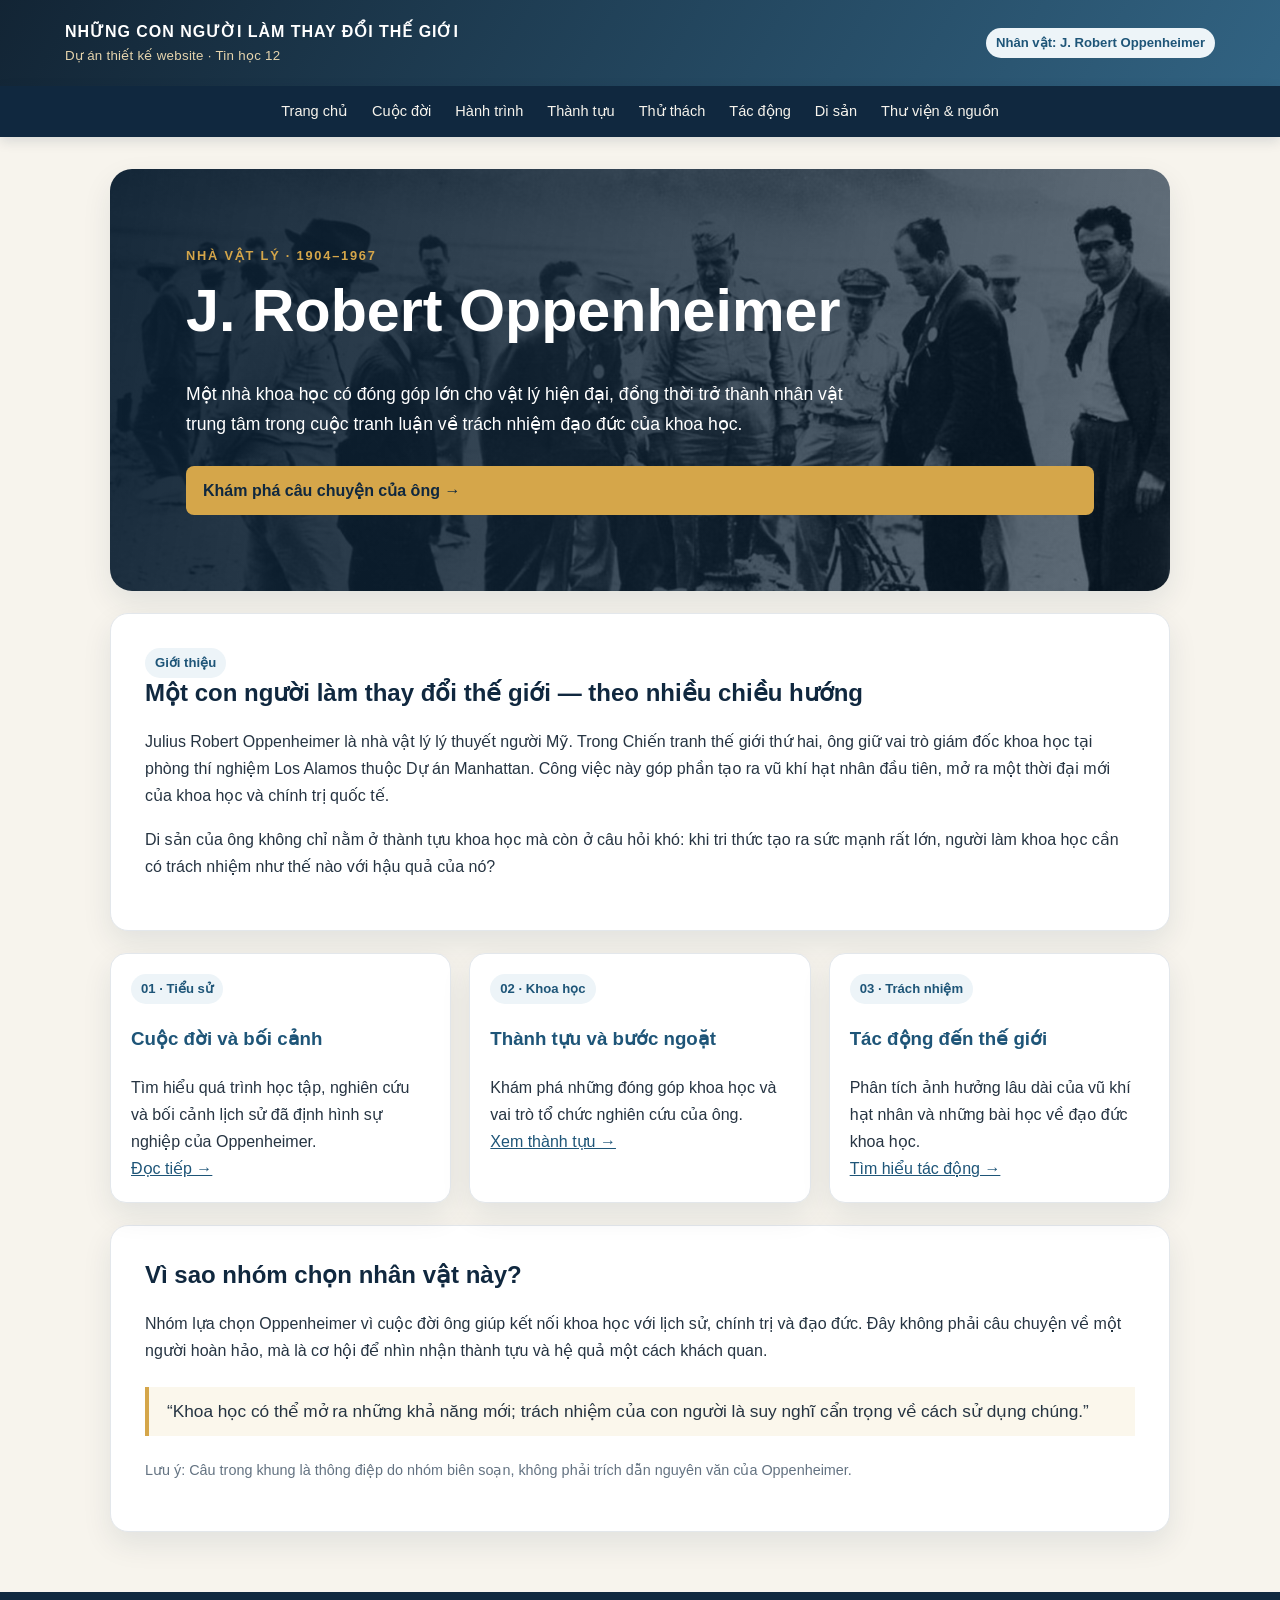
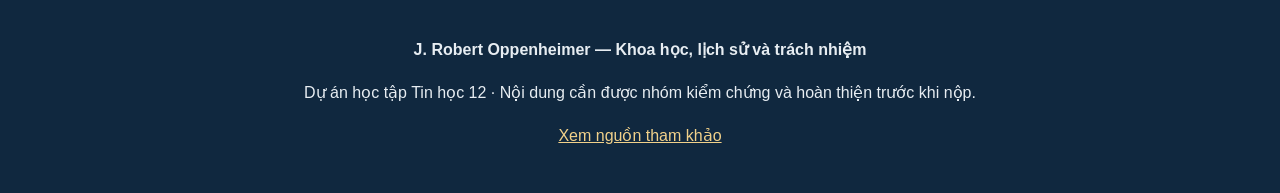
<file: index.html>
<!DOCTYPE html>
<html lang="vi">
<head>
  <meta charset="UTF-8">
  <meta name="viewport" content="width=device-width, initial-scale=1.0">
  <meta name="description" content="Dự án Tin học 12 tìm hiểu J. Robert Oppenheimer, khoa học và trách nhiệm xã hội.">
  <title>Trang chủ | Oppenheimer</title>
  <link rel="stylesheet" href="style.css">
</head>
<body>
<header><div class="brand"><a href="index.html" class="brand-name">NHỮNG CON NGƯỜI LÀM THAY ĐỔI THẾ GIỚI<small>Dự án thiết kế website · Tin học 12</small></a><span class="tag">Nhân vật: J. Robert Oppenheimer</span></div></header>
<nav aria-label="Thanh điều hướng"><div class="nav-inner"><a href="index.html" aria-current="page">Trang chủ</a>
<a href="cuocdoi.html">Cuộc đời</a>
<a href="hanhtrinh.html">Hành trình</a>
<a href="thanhtuu.html">Thành tựu</a>
<a href="thuthach.html">Thử thách</a>
<a href="tacdong.html">Tác động</a>
<a href="disan_baihoc.html">Di sản</a>
<a href="thuvien_nguon.html">Thư viện & nguồn</a></div></nav>
<main>

<section class="hero">
  <span class="eyebrow">Nhà vật lý · 1904–1967</span>
  <h1>J. Robert Oppenheimer</h1>
  <p>Một nhà khoa học có đóng góp lớn cho vật lý hiện đại, đồng thời trở thành nhân vật trung tâm trong cuộc tranh luận về trách nhiệm đạo đức của khoa học.</p>
  <a class="button" href="cuocdoi.html">Khám phá câu chuyện của ông →</a>
</section>
<section class="section">
  <span class="tag">Giới thiệu</span>
  <h2>Một con người làm thay đổi thế giới — theo nhiều chiều hướng</h2>
  <p>Julius Robert Oppenheimer là nhà vật lý lý thuyết người Mỹ. Trong Chiến tranh thế giới thứ hai, ông giữ vai trò giám đốc khoa học tại phòng thí nghiệm Los Alamos thuộc Dự án Manhattan. Công việc này góp phần tạo ra vũ khí hạt nhân đầu tiên, mở ra một thời đại mới của khoa học và chính trị quốc tế.</p>
  <p>Di sản của ông không chỉ nằm ở thành tựu khoa học mà còn ở câu hỏi khó: khi tri thức tạo ra sức mạnh rất lớn, người làm khoa học cần có trách nhiệm như thế nào với hậu quả của nó?</p>
</section>
<section class="grid">
  <article class="card"><span class="tag">01 · Tiểu sử</span><h3>Cuộc đời và bối cảnh</h3><p>Tìm hiểu quá trình học tập, nghiên cứu và bối cảnh lịch sử đã định hình sự nghiệp của Oppenheimer.</p><a href="cuocdoi.html">Đọc tiếp →</a></article>
  <article class="card"><span class="tag">02 · Khoa học</span><h3>Thành tựu và bước ngoặt</h3><p>Khám phá những đóng góp khoa học và vai trò tổ chức nghiên cứu của ông.</p><a href="thanhtuu.html">Xem thành tựu →</a></article>
  <article class="card"><span class="tag">03 · Trách nhiệm</span><h3>Tác động đến thế giới</h3><p>Phân tích ảnh hưởng lâu dài của vũ khí hạt nhân và những bài học về đạo đức khoa học.</p><a href="tacdong.html">Tìm hiểu tác động →</a></article>
</section>
<section class="section">
  <h2>Vì sao nhóm chọn nhân vật này?</h2>
  <p>Nhóm lựa chọn Oppenheimer vì cuộc đời ông giúp kết nối khoa học với lịch sử, chính trị và đạo đức. Đây không phải câu chuyện về một người hoàn hảo, mà là cơ hội để nhìn nhận thành tựu và hệ quả một cách khách quan.</p>
  <blockquote>“Khoa học có thể mở ra những khả năng mới; trách nhiệm của con người là suy nghĩ cẩn trọng về cách sử dụng chúng.”</blockquote>
  <p class="small">Lưu ý: Câu trong khung là thông điệp do nhóm biên soạn, không phải trích dẫn nguyên văn của Oppenheimer.</p>
</section>

</main>
<footer>
  <p><strong>J. Robert Oppenheimer — Khoa học, lịch sử và trách nhiệm</strong></p>
  <p>Dự án học tập Tin học 12 · Nội dung cần được nhóm kiểm chứng và hoàn thiện trước khi nộp.</p>
  <p><a href="thuvien_nguon.html">Xem nguồn tham khảo</a></p>
</footer>
</body>
</html>
</file>
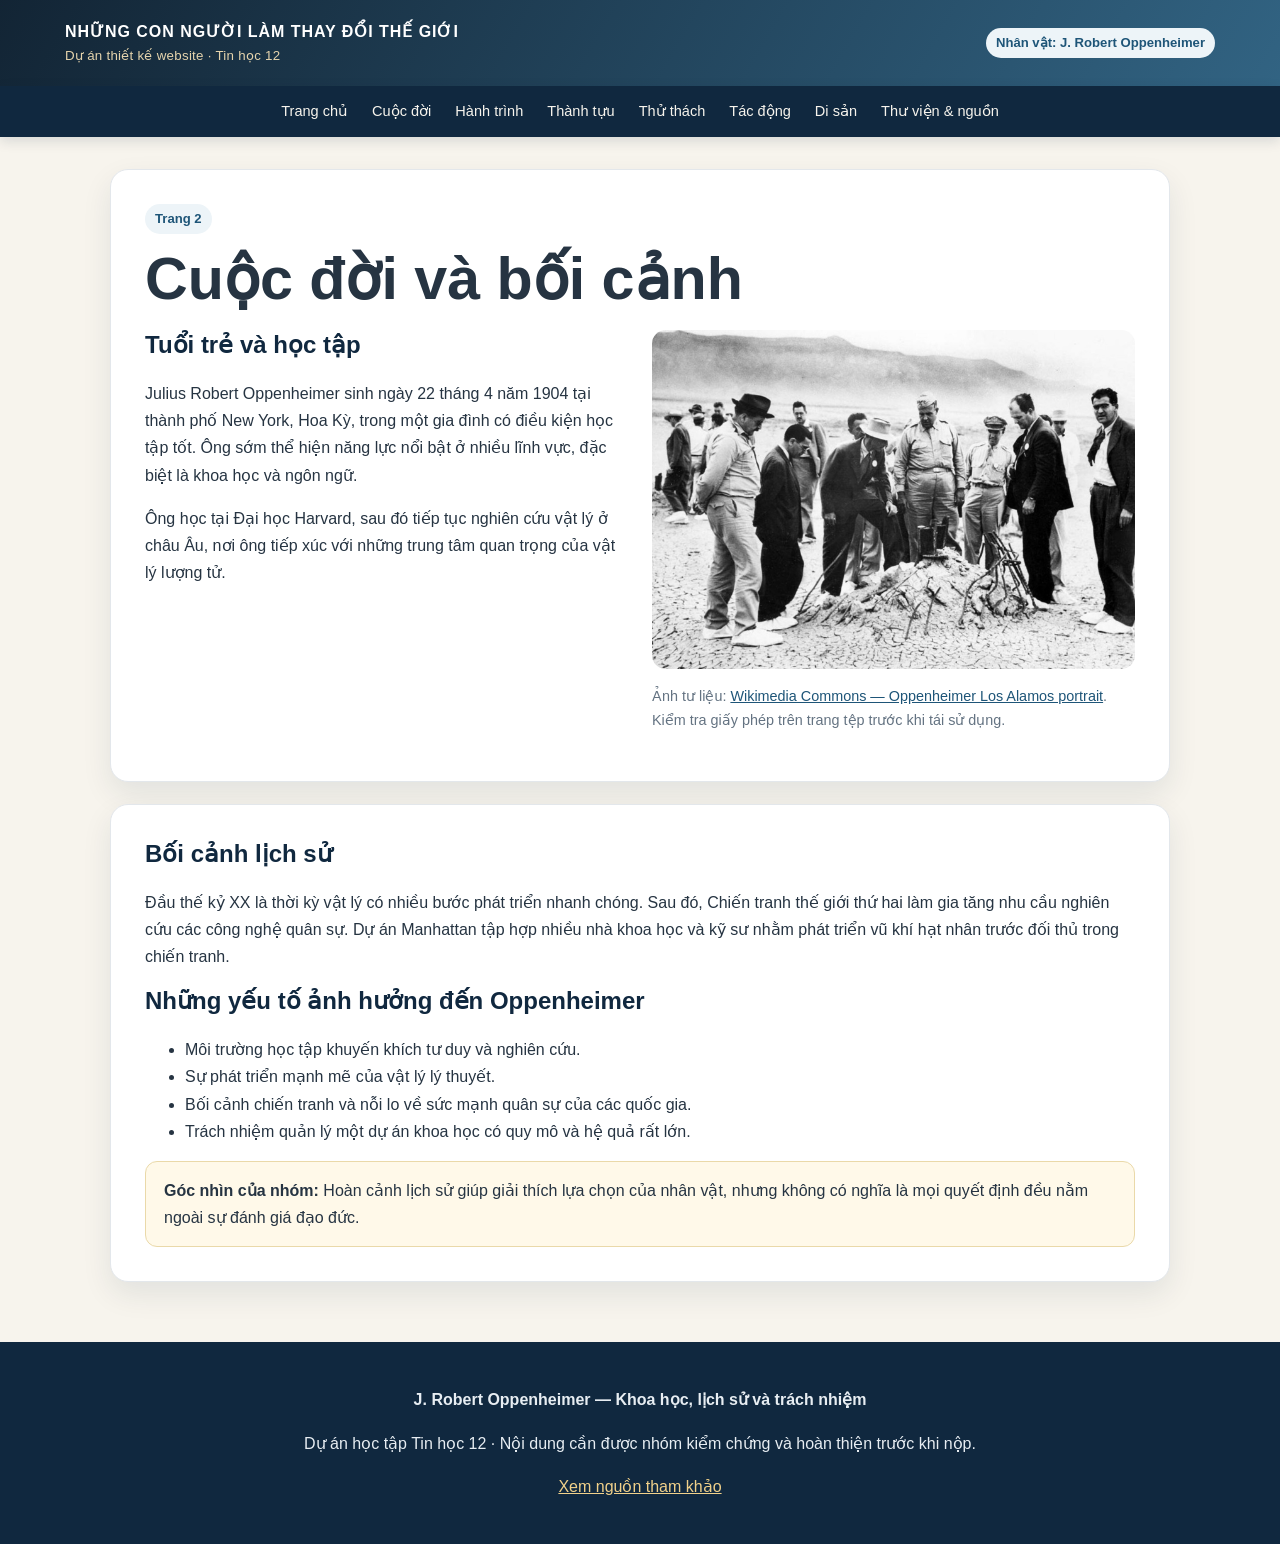
<file: cuocdoi.html>
<!DOCTYPE html>
<html lang="vi">
<head>
  <meta charset="UTF-8">
  <meta name="viewport" content="width=device-width, initial-scale=1.0">
  <meta name="description" content="Dự án Tin học 12 tìm hiểu J. Robert Oppenheimer, khoa học và trách nhiệm xã hội.">
  <title>Cuộc đời và bối cảnh | Oppenheimer</title>
  <link rel="stylesheet" href="style.css">
</head>
<body>
<header><div class="brand"><a href="index.html" class="brand-name">NHỮNG CON NGƯỜI LÀM THAY ĐỔI THẾ GIỚI<small>Dự án thiết kế website · Tin học 12</small></a><span class="tag">Nhân vật: J. Robert Oppenheimer</span></div></header>
<nav aria-label="Thanh điều hướng"><div class="nav-inner"><a href="index.html">Trang chủ</a>
<a href="cuocdoi.html" aria-current="page">Cuộc đời</a>
<a href="hanhtrinh.html">Hành trình</a>
<a href="thanhtuu.html">Thành tựu</a>
<a href="thuthach.html">Thử thách</a>
<a href="tacdong.html">Tác động</a>
<a href="disan_baihoc.html">Di sản</a>
<a href="thuvien_nguon.html">Thư viện & nguồn</a></div></nav>
<main>

<section class="section">
  <span class="tag">Trang 2</span><h1>Cuộc đời và bối cảnh</h1>
  <div class="two-col">
    <div><h2>Tuổi trẻ và học tập</h2><p>Julius Robert Oppenheimer sinh ngày 22 tháng 4 năm 1904 tại thành phố New York, Hoa Kỳ, trong một gia đình có điều kiện học tập tốt. Ông sớm thể hiện năng lực nổi bật ở nhiều lĩnh vực, đặc biệt là khoa học và ngôn ngữ.</p><p>Ông học tại Đại học Harvard, sau đó tiếp tục nghiên cứu vật lý ở châu Âu, nơi ông tiếp xúc với những trung tâm quan trọng của vật lý lượng tử.</p></div>
    <div><img src="oppenheimer-los-alamos-portrait.jpg" alt="Chân dung J. Robert Oppenheimer"><p class="small">Ảnh tư liệu: <a href="https://commons.wikimedia.org/wiki/File:Oppenheimer_Los_Alamos_portrait.jpg" target="_blank" rel="noopener">Wikimedia Commons — Oppenheimer Los Alamos portrait</a>. Kiểm tra giấy phép trên trang tệp trước khi tái sử dụng.</p></div>
  </div>
</section>
<section class="section">
  <h2>Bối cảnh lịch sử</h2>
  <p>Đầu thế kỷ XX là thời kỳ vật lý có nhiều bước phát triển nhanh chóng. Sau đó, Chiến tranh thế giới thứ hai làm gia tăng nhu cầu nghiên cứu các công nghệ quân sự. Dự án Manhattan tập hợp nhiều nhà khoa học và kỹ sư nhằm phát triển vũ khí hạt nhân trước đối thủ trong chiến tranh.</p>
  <h2>Những yếu tố ảnh hưởng đến Oppenheimer</h2>
  <ul><li>Môi trường học tập khuyến khích tư duy và nghiên cứu.</li><li>Sự phát triển mạnh mẽ của vật lý lý thuyết.</li><li>Bối cảnh chiến tranh và nỗi lo về sức mạnh quân sự của các quốc gia.</li><li>Trách nhiệm quản lý một dự án khoa học có quy mô và hệ quả rất lớn.</li></ul>
  <div class="note"><strong>Góc nhìn của nhóm:</strong> Hoàn cảnh lịch sử giúp giải thích lựa chọn của nhân vật, nhưng không có nghĩa là mọi quyết định đều nằm ngoài sự đánh giá đạo đức.</div>
</section>

</main>
<footer>
  <p><strong>J. Robert Oppenheimer — Khoa học, lịch sử và trách nhiệm</strong></p>
  <p>Dự án học tập Tin học 12 · Nội dung cần được nhóm kiểm chứng và hoàn thiện trước khi nộp.</p>
  <p><a href="thuvien_nguon.html">Xem nguồn tham khảo</a></p>
</footer>
</body>
</html>
</file>
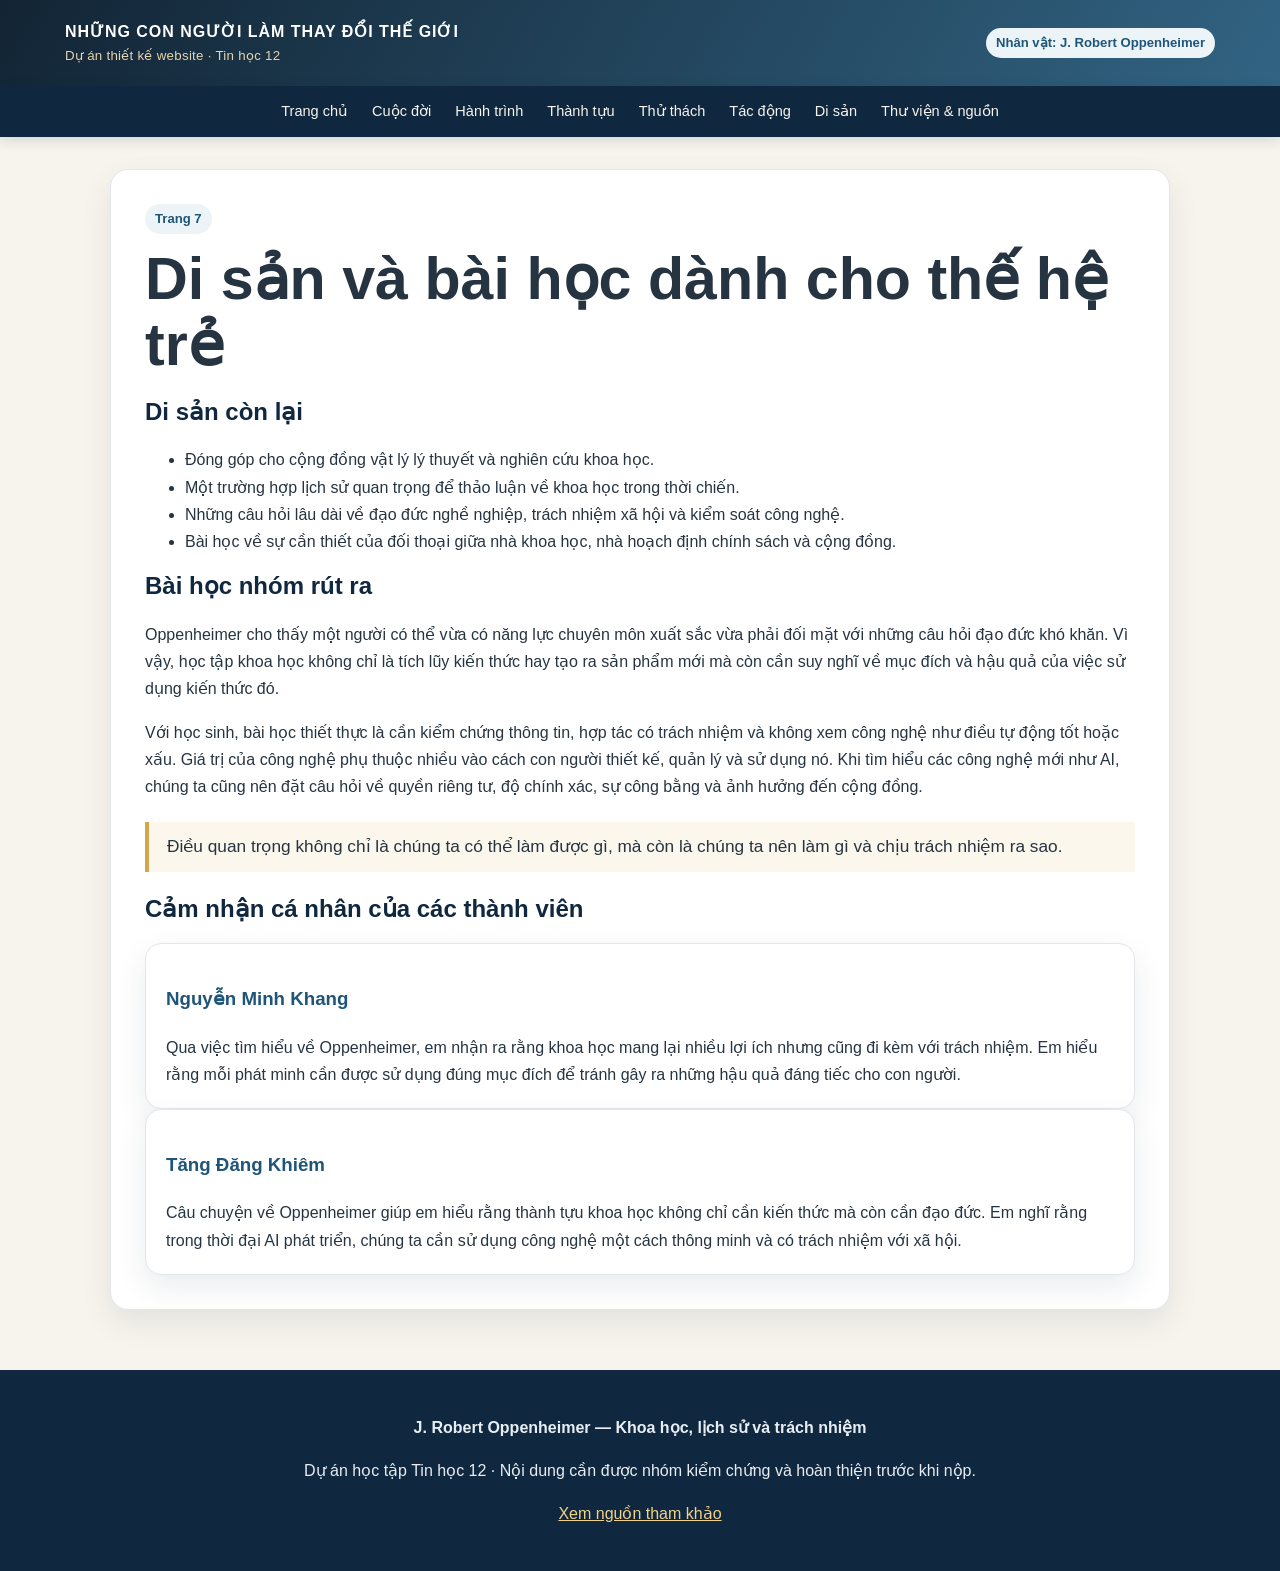
<file: disan_baihoc.html>
<!DOCTYPE html>
<html lang="vi">
<head>
  <meta charset="UTF-8">
  <meta name="viewport" content="width=device-width, initial-scale=1.0">
  <meta name="description" content="Dự án Tin học 12 tìm hiểu J. Robert Oppenheimer, khoa học và trách nhiệm xã hội.">
  <title>Di sản và bài học | Oppenheimer</title>
  <link rel="stylesheet" href="style.css">
</head>
<body>
<header><div class="brand"><a href="index.html" class="brand-name">NHỮNG CON NGƯỜI LÀM THAY ĐỔI THẾ GIỚI<small>Dự án thiết kế website · Tin học 12</small></a><span class="tag">Nhân vật: J. Robert Oppenheimer</span></div></header>
<nav aria-label="Thanh điều hướng"><div class="nav-inner"><a href="index.html">Trang chủ</a>
<a href="cuocdoi.html">Cuộc đời</a>
<a href="hanhtrinh.html">Hành trình</a>
<a href="thanhtuu.html">Thành tựu</a>
<a href="thuthach.html">Thử thách</a>
<a href="tacdong.html">Tác động</a>
<a href="disan_baihoc.html" aria-current="page">Di sản</a>
<a href="thuvien_nguon.html">Thư viện & nguồn</a></div></nav>
<main>

<section class="section">
  <span class="tag">Trang 7</span><h1>Di sản và bài học dành cho thế hệ trẻ</h1>
  <h2>Di sản còn lại</h2>
  <ul>
    <li>Đóng góp cho cộng đồng vật lý lý thuyết và nghiên cứu khoa học.</li>
    <li>Một trường hợp lịch sử quan trọng để thảo luận về khoa học trong thời chiến.</li>
    <li>Những câu hỏi lâu dài về đạo đức nghề nghiệp, trách nhiệm xã hội và kiểm soát công nghệ.</li>
    <li>Bài học về sự cần thiết của đối thoại giữa nhà khoa học, nhà hoạch định chính sách và cộng đồng.</li>
  </ul>
  <h2>Bài học nhóm rút ra</h2>
  <p>Oppenheimer cho thấy một người có thể vừa có năng lực chuyên môn xuất sắc vừa phải đối mặt với những câu hỏi đạo đức khó khăn. Vì vậy, học tập khoa học không chỉ là tích lũy kiến thức hay tạo ra sản phẩm mới mà còn cần suy nghĩ về mục đích và hậu quả của việc sử dụng kiến thức đó.</p>
  <p>Với học sinh, bài học thiết thực là cần kiểm chứng thông tin, hợp tác có trách nhiệm và không xem công nghệ như điều tự động tốt hoặc xấu. Giá trị của công nghệ phụ thuộc nhiều vào cách con người thiết kế, quản lý và sử dụng nó. Khi tìm hiểu các công nghệ mới như AI, chúng ta cũng nên đặt câu hỏi về quyền riêng tư, độ chính xác, sự công bằng và ảnh hưởng đến cộng đồng.</p>
  <blockquote>Điều quan trọng không chỉ là chúng ta có thể làm được gì, mà còn là chúng ta nên làm gì và chịu trách nhiệm ra sao.</blockquote>
  <h2>Cảm nhận cá nhân của các thành viên</h2>
  <div class="card-grid">
    <article class="card">
      <h3>Nguyễn Minh Khang</h3>
      <p>Qua việc tìm hiểu về Oppenheimer, em nhận ra rằng khoa học mang lại nhiều lợi ích nhưng cũng đi kèm với trách nhiệm. Em hiểu rằng mỗi phát minh cần được sử dụng đúng mục đích để tránh gây ra những hậu quả đáng tiếc cho con người.</p>
    </article>
    <article class="card">
      <h3>Tăng Đăng Khiêm</h3>
      <p>Câu chuyện về Oppenheimer giúp em hiểu rằng thành tựu khoa học không chỉ cần kiến thức mà còn cần đạo đức. Em nghĩ rằng trong thời đại AI phát triển, chúng ta cần sử dụng công nghệ một cách thông minh và có trách nhiệm với xã hội.</p>
    </article>
  </div>
</section>

</main>
<footer>
  <p><strong>J. Robert Oppenheimer — Khoa học, lịch sử và trách nhiệm</strong></p>
  <p>Dự án học tập Tin học 12 · Nội dung cần được nhóm kiểm chứng và hoàn thiện trước khi nộp.</p>
  <p><a href="thuvien_nguon.html">Xem nguồn tham khảo</a></p>
</footer>
</body>
</html>
</file>
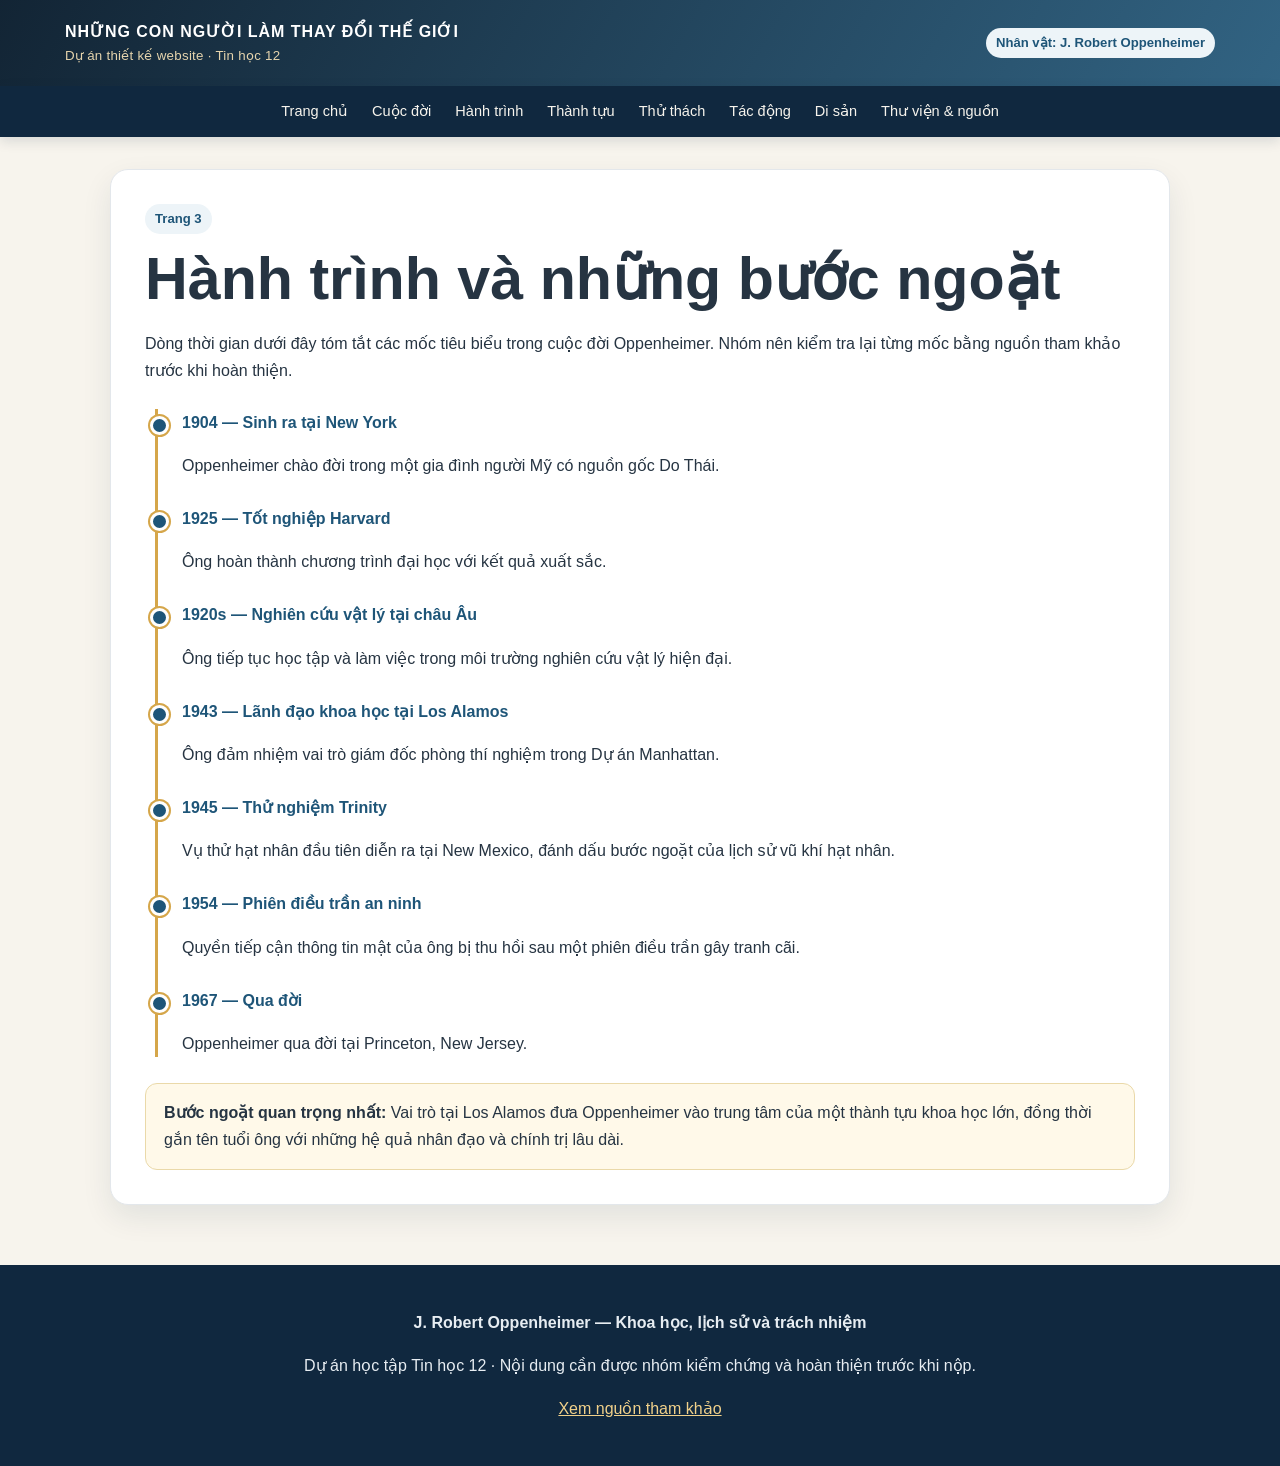
<file: hanhtrinh.html>
<!DOCTYPE html>
<html lang="vi">
<head>
  <meta charset="UTF-8">
  <meta name="viewport" content="width=device-width, initial-scale=1.0">
  <meta name="description" content="Dự án Tin học 12 tìm hiểu J. Robert Oppenheimer, khoa học và trách nhiệm xã hội.">
  <title>Hành trình và bước ngoặt | Oppenheimer</title>
  <link rel="stylesheet" href="style.css">
</head>
<body>
<header><div class="brand"><a href="index.html" class="brand-name">NHỮNG CON NGƯỜI LÀM THAY ĐỔI THẾ GIỚI<small>Dự án thiết kế website · Tin học 12</small></a><span class="tag">Nhân vật: J. Robert Oppenheimer</span></div></header>
<nav aria-label="Thanh điều hướng"><div class="nav-inner"><a href="index.html">Trang chủ</a>
<a href="cuocdoi.html">Cuộc đời</a>
<a href="hanhtrinh.html" aria-current="page">Hành trình</a>
<a href="thanhtuu.html">Thành tựu</a>
<a href="thuthach.html">Thử thách</a>
<a href="tacdong.html">Tác động</a>
<a href="disan_baihoc.html">Di sản</a>
<a href="thuvien_nguon.html">Thư viện & nguồn</a></div></nav>
<main>

<section class="section">
  <span class="tag">Trang 3</span><h1>Hành trình và những bước ngoặt</h1>
  <p>Dòng thời gian dưới đây tóm tắt các mốc tiêu biểu trong cuộc đời Oppenheimer. Nhóm nên kiểm tra lại từng mốc bằng nguồn tham khảo trước khi hoàn thiện.</p>
  <div class="timeline">
    <div class="event"><strong>1904 — Sinh ra tại New York</strong><p>Oppenheimer chào đời trong một gia đình người Mỹ có nguồn gốc Do Thái.</p></div>
    <div class="event"><strong>1925 — Tốt nghiệp Harvard</strong><p>Ông hoàn thành chương trình đại học với kết quả xuất sắc.</p></div>
    <div class="event"><strong>1920s — Nghiên cứu vật lý tại châu Âu</strong><p>Ông tiếp tục học tập và làm việc trong môi trường nghiên cứu vật lý hiện đại.</p></div>
    <div class="event"><strong>1943 — Lãnh đạo khoa học tại Los Alamos</strong><p>Ông đảm nhiệm vai trò giám đốc phòng thí nghiệm trong Dự án Manhattan.</p></div>
    <div class="event"><strong>1945 — Thử nghiệm Trinity</strong><p>Vụ thử hạt nhân đầu tiên diễn ra tại New Mexico, đánh dấu bước ngoặt của lịch sử vũ khí hạt nhân.</p></div>
    <div class="event"><strong>1954 — Phiên điều trần an ninh</strong><p>Quyền tiếp cận thông tin mật của ông bị thu hồi sau một phiên điều trần gây tranh cãi.</p></div>
    <div class="event"><strong>1967 — Qua đời</strong><p>Oppenheimer qua đời tại Princeton, New Jersey.</p></div>
  </div>
  <div class="note"><strong>Bước ngoặt quan trọng nhất:</strong> Vai trò tại Los Alamos đưa Oppenheimer vào trung tâm của một thành tựu khoa học lớn, đồng thời gắn tên tuổi ông với những hệ quả nhân đạo và chính trị lâu dài.</div>
</section>

</main>
<footer>
  <p><strong>J. Robert Oppenheimer — Khoa học, lịch sử và trách nhiệm</strong></p>
  <p>Dự án học tập Tin học 12 · Nội dung cần được nhóm kiểm chứng và hoàn thiện trước khi nộp.</p>
  <p><a href="thuvien_nguon.html">Xem nguồn tham khảo</a></p>
</footer>
</body>
</html>
</file>
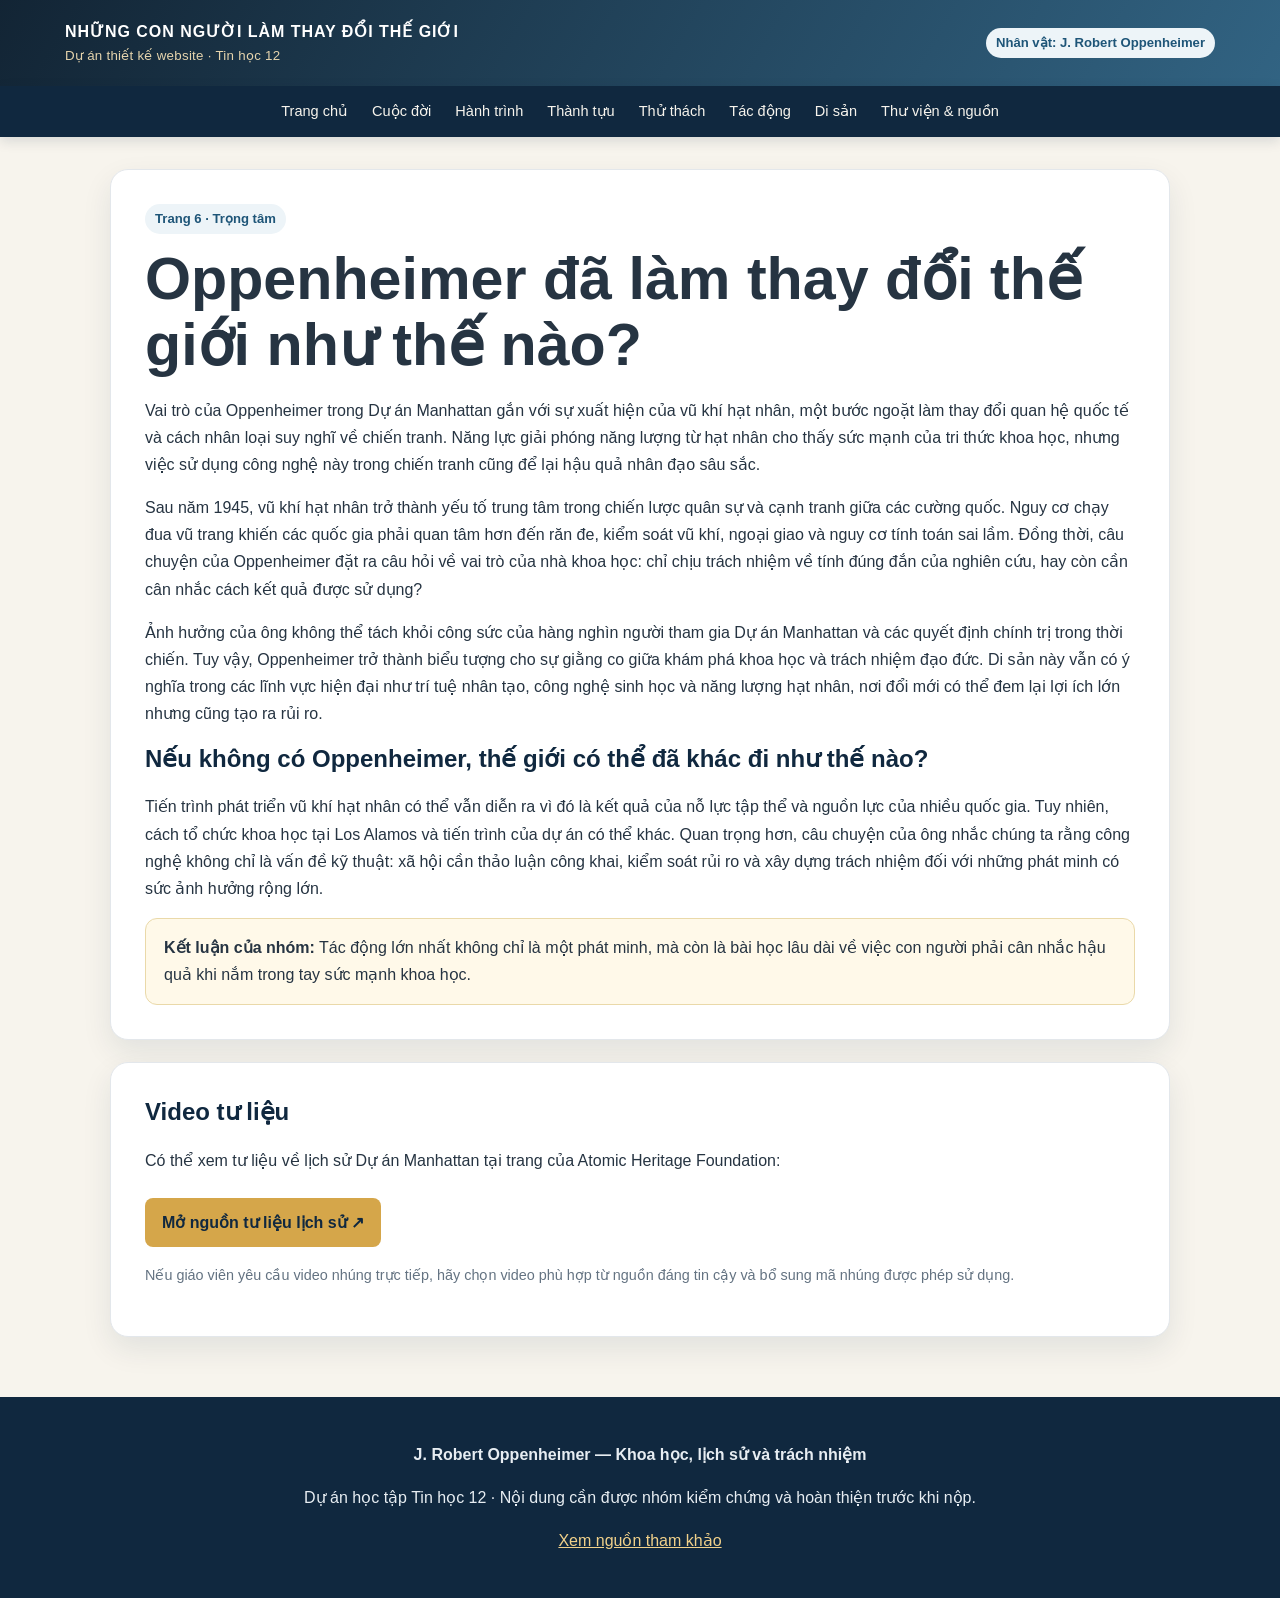
<file: tacdong.html>
<!DOCTYPE html>
<html lang="vi">
<head>
  <meta charset="UTF-8">
  <meta name="viewport" content="width=device-width, initial-scale=1.0">
  <meta name="description" content="Dự án Tin học 12 tìm hiểu J. Robert Oppenheimer, khoa học và trách nhiệm xã hội.">
  <title>Tác động làm thay đổi thế giới | Oppenheimer</title>
  <link rel="stylesheet" href="style.css">
</head>
<body>
<header><div class="brand"><a href="index.html" class="brand-name">NHỮNG CON NGƯỜI LÀM THAY ĐỔI THẾ GIỚI<small>Dự án thiết kế website · Tin học 12</small></a><span class="tag">Nhân vật: J. Robert Oppenheimer</span></div></header>
<nav aria-label="Thanh điều hướng"><div class="nav-inner"><a href="index.html">Trang chủ</a>
<a href="cuocdoi.html">Cuộc đời</a>
<a href="hanhtrinh.html">Hành trình</a>
<a href="thanhtuu.html">Thành tựu</a>
<a href="thuthach.html">Thử thách</a>
<a href="tacdong.html" aria-current="page">Tác động</a>
<a href="disan_baihoc.html">Di sản</a>
<a href="thuvien_nguon.html">Thư viện & nguồn</a></div></nav>
<main>

<section class="section">
  <span class="tag">Trang 6 · Trọng tâm</span><h1>Oppenheimer đã làm thay đổi thế giới như thế nào?</h1>
  <p>Vai trò của Oppenheimer trong Dự án Manhattan gắn với sự xuất hiện của vũ khí hạt nhân, một bước ngoặt làm thay đổi quan hệ quốc tế và cách nhân loại suy nghĩ về chiến tranh. Năng lực giải phóng năng lượng từ hạt nhân cho thấy sức mạnh của tri thức khoa học, nhưng việc sử dụng công nghệ này trong chiến tranh cũng để lại hậu quả nhân đạo sâu sắc.</p>
  <p>Sau năm 1945, vũ khí hạt nhân trở thành yếu tố trung tâm trong chiến lược quân sự và cạnh tranh giữa các cường quốc. Nguy cơ chạy đua vũ trang khiến các quốc gia phải quan tâm hơn đến răn đe, kiểm soát vũ khí, ngoại giao và nguy cơ tính toán sai lầm. Đồng thời, câu chuyện của Oppenheimer đặt ra câu hỏi về vai trò của nhà khoa học: chỉ chịu trách nhiệm về tính đúng đắn của nghiên cứu, hay còn cần cân nhắc cách kết quả được sử dụng?</p>
  <p>Ảnh hưởng của ông không thể tách khỏi công sức của hàng nghìn người tham gia Dự án Manhattan và các quyết định chính trị trong thời chiến. Tuy vậy, Oppenheimer trở thành biểu tượng cho sự giằng co giữa khám phá khoa học và trách nhiệm đạo đức. Di sản này vẫn có ý nghĩa trong các lĩnh vực hiện đại như trí tuệ nhân tạo, công nghệ sinh học và năng lượng hạt nhân, nơi đổi mới có thể đem lại lợi ích lớn nhưng cũng tạo ra rủi ro.</p>
  <h2>Nếu không có Oppenheimer, thế giới có thể đã khác đi như thế nào?</h2>
  <p>Tiến trình phát triển vũ khí hạt nhân có thể vẫn diễn ra vì đó là kết quả của nỗ lực tập thể và nguồn lực của nhiều quốc gia. Tuy nhiên, cách tổ chức khoa học tại Los Alamos và tiến trình của dự án có thể khác. Quan trọng hơn, câu chuyện của ông nhắc chúng ta rằng công nghệ không chỉ là vấn đề kỹ thuật: xã hội cần thảo luận công khai, kiểm soát rủi ro và xây dựng trách nhiệm đối với những phát minh có sức ảnh hưởng rộng lớn.</p>
  <div class="note"><strong>Kết luận của nhóm:</strong> Tác động lớn nhất không chỉ là một phát minh, mà còn là bài học lâu dài về việc con người phải cân nhắc hậu quả khi nắm trong tay sức mạnh khoa học.</div>
</section>
<section class="section">
  <h2>Video tư liệu</h2>
  <p>Có thể xem tư liệu về lịch sử Dự án Manhattan tại trang của Atomic Heritage Foundation:</p>
  <p><a class="button" href="https://ahf.nuclearmuseum.org/" target="_blank" rel="noopener">Mở nguồn tư liệu lịch sử ↗</a></p>
  <p class="small">Nếu giáo viên yêu cầu video nhúng trực tiếp, hãy chọn video phù hợp từ nguồn đáng tin cậy và bổ sung mã nhúng được phép sử dụng.</p>
</section>

</main>
<footer>
  <p><strong>J. Robert Oppenheimer — Khoa học, lịch sử và trách nhiệm</strong></p>
  <p>Dự án học tập Tin học 12 · Nội dung cần được nhóm kiểm chứng và hoàn thiện trước khi nộp.</p>
  <p><a href="thuvien_nguon.html">Xem nguồn tham khảo</a></p>
</footer>
</body>
</html>
</file>
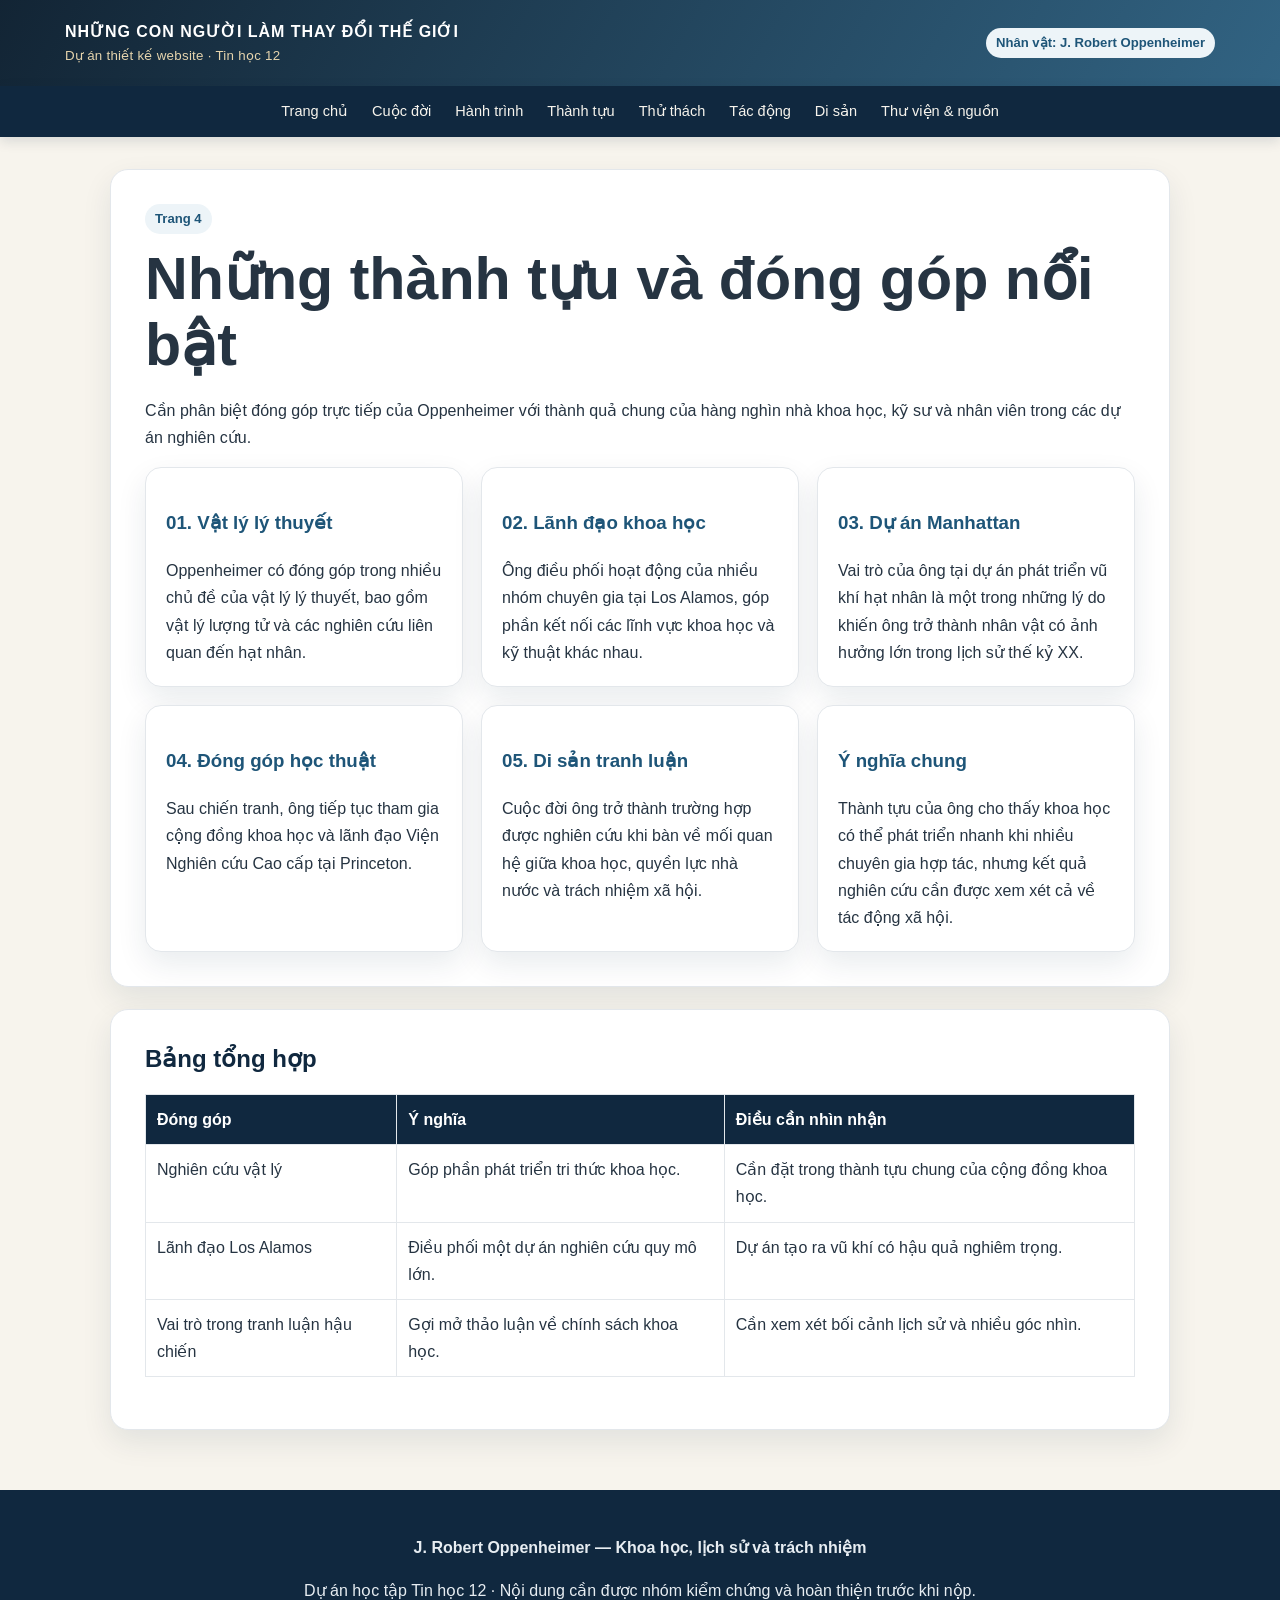
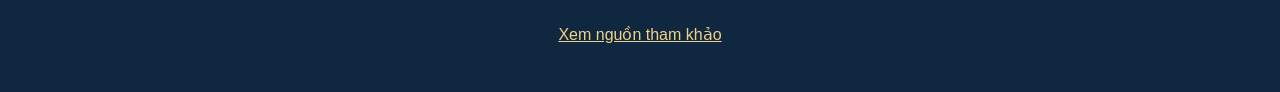
<file: thanhtuu.html>
<!DOCTYPE html>
<html lang="vi">
<head>
  <meta charset="UTF-8">
  <meta name="viewport" content="width=device-width, initial-scale=1.0">
  <meta name="description" content="Dự án Tin học 12 tìm hiểu J. Robert Oppenheimer, khoa học và trách nhiệm xã hội.">
  <title>Thành tựu nổi bật | Oppenheimer</title>
  <link rel="stylesheet" href="style.css">
</head>
<body>
<header><div class="brand"><a href="index.html" class="brand-name">NHỮNG CON NGƯỜI LÀM THAY ĐỔI THẾ GIỚI<small>Dự án thiết kế website · Tin học 12</small></a><span class="tag">Nhân vật: J. Robert Oppenheimer</span></div></header>
<nav aria-label="Thanh điều hướng"><div class="nav-inner"><a href="index.html">Trang chủ</a>
<a href="cuocdoi.html">Cuộc đời</a>
<a href="hanhtrinh.html">Hành trình</a>
<a href="thanhtuu.html" aria-current="page">Thành tựu</a>
<a href="thuthach.html">Thử thách</a>
<a href="tacdong.html">Tác động</a>
<a href="disan_baihoc.html">Di sản</a>
<a href="thuvien_nguon.html">Thư viện & nguồn</a></div></nav>
<main>

<section class="section">
  <span class="tag">Trang 4</span><h1>Những thành tựu và đóng góp nổi bật</h1>
  <p>Cần phân biệt đóng góp trực tiếp của Oppenheimer với thành quả chung của hàng nghìn nhà khoa học, kỹ sư và nhân viên trong các dự án nghiên cứu.</p>
  <div class="grid">
    <article class="card"><h3>01. Vật lý lý thuyết</h3><p>Oppenheimer có đóng góp trong nhiều chủ đề của vật lý lý thuyết, bao gồm vật lý lượng tử và các nghiên cứu liên quan đến hạt nhân.</p></article>
    <article class="card"><h3>02. Lãnh đạo khoa học</h3><p>Ông điều phối hoạt động của nhiều nhóm chuyên gia tại Los Alamos, góp phần kết nối các lĩnh vực khoa học và kỹ thuật khác nhau.</p></article>
    <article class="card"><h3>03. Dự án Manhattan</h3><p>Vai trò của ông tại dự án phát triển vũ khí hạt nhân là một trong những lý do khiến ông trở thành nhân vật có ảnh hưởng lớn trong lịch sử thế kỷ XX.</p></article>
    <article class="card"><h3>04. Đóng góp học thuật</h3><p>Sau chiến tranh, ông tiếp tục tham gia cộng đồng khoa học và lãnh đạo Viện Nghiên cứu Cao cấp tại Princeton.</p></article>
    <article class="card"><h3>05. Di sản tranh luận</h3><p>Cuộc đời ông trở thành trường hợp được nghiên cứu khi bàn về mối quan hệ giữa khoa học, quyền lực nhà nước và trách nhiệm xã hội.</p></article>
    <article class="card"><h3>Ý nghĩa chung</h3><p>Thành tựu của ông cho thấy khoa học có thể phát triển nhanh khi nhiều chuyên gia hợp tác, nhưng kết quả nghiên cứu cần được xem xét cả về tác động xã hội.</p></article>
  </div>
</section>
<section class="section">
  <h2>Bảng tổng hợp</h2>
  <table><thead><tr><th>Đóng góp</th><th>Ý nghĩa</th><th>Điều cần nhìn nhận</th></tr></thead><tbody>
  <tr><td>Nghiên cứu vật lý</td><td>Góp phần phát triển tri thức khoa học.</td><td>Cần đặt trong thành tựu chung của cộng đồng khoa học.</td></tr>
  <tr><td>Lãnh đạo Los Alamos</td><td>Điều phối một dự án nghiên cứu quy mô lớn.</td><td>Dự án tạo ra vũ khí có hậu quả nghiêm trọng.</td></tr>
  <tr><td>Vai trò trong tranh luận hậu chiến</td><td>Gợi mở thảo luận về chính sách khoa học.</td><td>Cần xem xét bối cảnh lịch sử và nhiều góc nhìn.</td></tr>
  </tbody></table>
</section>

</main>
<footer>
  <p><strong>J. Robert Oppenheimer — Khoa học, lịch sử và trách nhiệm</strong></p>
  <p>Dự án học tập Tin học 12 · Nội dung cần được nhóm kiểm chứng và hoàn thiện trước khi nộp.</p>
  <p><a href="thuvien_nguon.html">Xem nguồn tham khảo</a></p>
</footer>
</body>
</html>
</file>
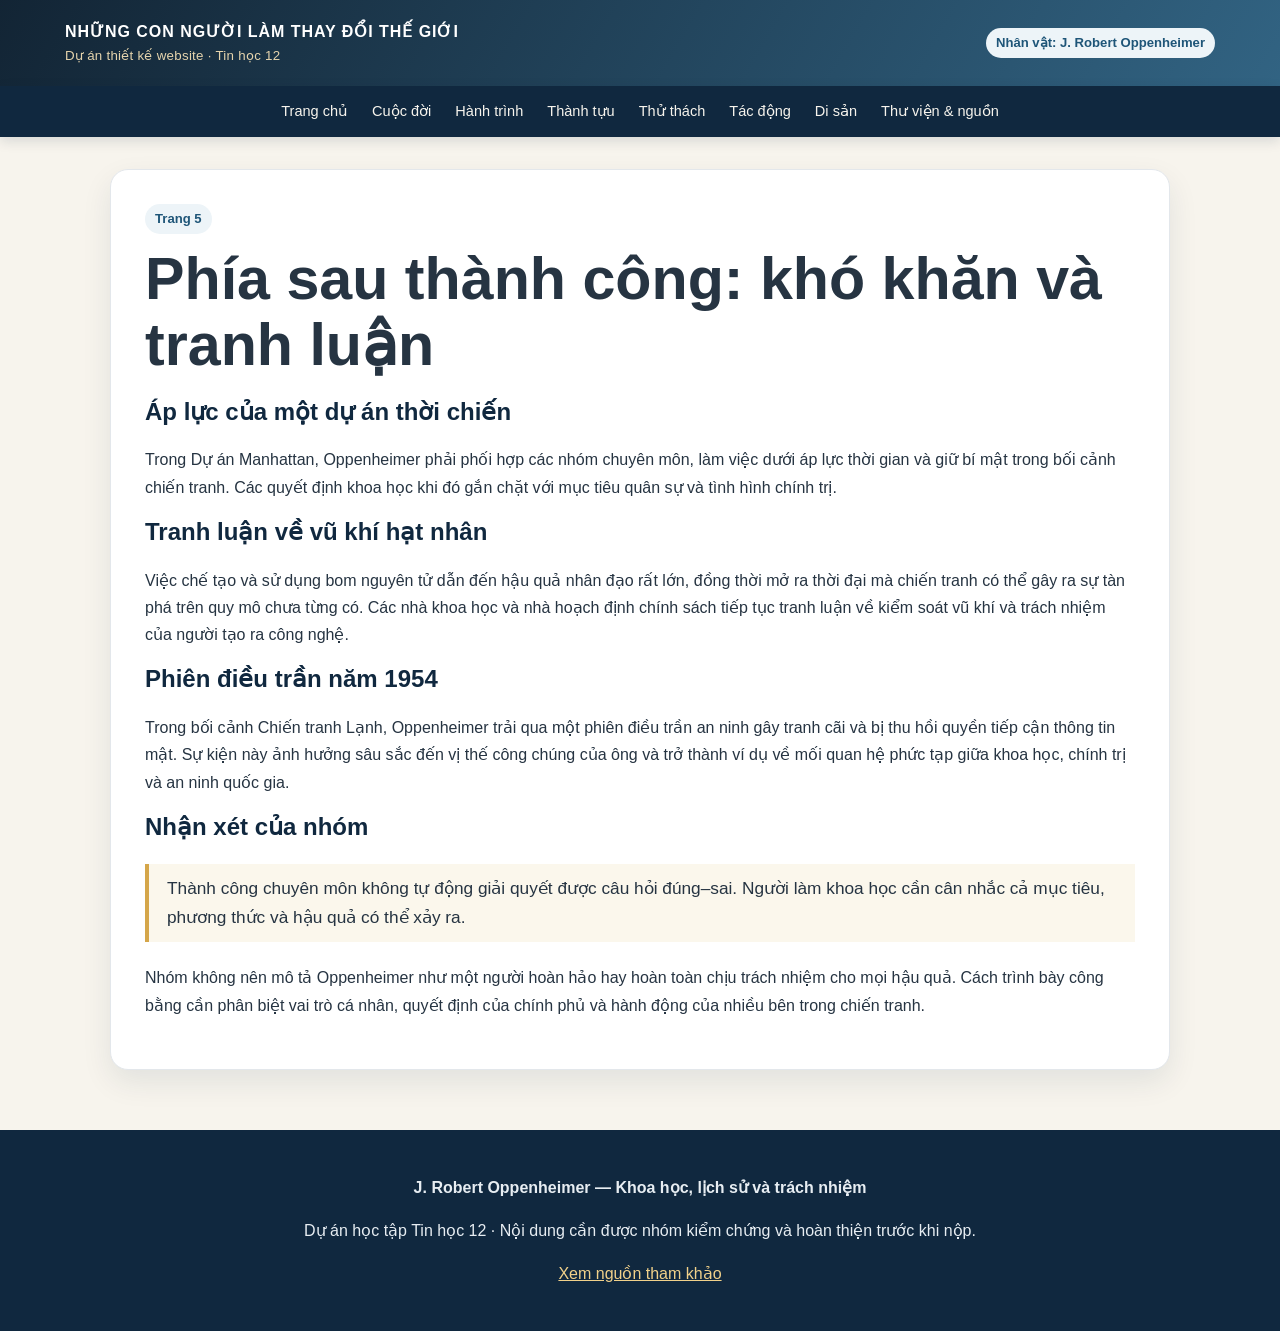
<file: thuthach.html>
<!DOCTYPE html>
<html lang="vi">
<head>
  <meta charset="UTF-8">
  <meta name="viewport" content="width=device-width, initial-scale=1.0">
  <meta name="description" content="Dự án Tin học 12 tìm hiểu J. Robert Oppenheimer, khoa học và trách nhiệm xã hội.">
  <title>Khó khăn, thất bại và tranh luận | Oppenheimer</title>
  <link rel="stylesheet" href="style.css">
</head>
<body>
<header><div class="brand"><a href="index.html" class="brand-name">NHỮNG CON NGƯỜI LÀM THAY ĐỔI THẾ GIỚI<small>Dự án thiết kế website · Tin học 12</small></a><span class="tag">Nhân vật: J. Robert Oppenheimer</span></div></header>
<nav aria-label="Thanh điều hướng"><div class="nav-inner"><a href="index.html">Trang chủ</a>
<a href="cuocdoi.html">Cuộc đời</a>
<a href="hanhtrinh.html">Hành trình</a>
<a href="thanhtuu.html">Thành tựu</a>
<a href="thuthach.html" aria-current="page">Thử thách</a>
<a href="tacdong.html">Tác động</a>
<a href="disan_baihoc.html">Di sản</a>
<a href="thuvien_nguon.html">Thư viện & nguồn</a></div></nav>
<main>

<section class="section">
  <span class="tag">Trang 5</span><h1>Phía sau thành công: khó khăn và tranh luận</h1>
  <h2>Áp lực của một dự án thời chiến</h2>
  <p>Trong Dự án Manhattan, Oppenheimer phải phối hợp các nhóm chuyên môn, làm việc dưới áp lực thời gian và giữ bí mật trong bối cảnh chiến tranh. Các quyết định khoa học khi đó gắn chặt với mục tiêu quân sự và tình hình chính trị.</p>
  <h2>Tranh luận về vũ khí hạt nhân</h2>
  <p>Việc chế tạo và sử dụng bom nguyên tử dẫn đến hậu quả nhân đạo rất lớn, đồng thời mở ra thời đại mà chiến tranh có thể gây ra sự tàn phá trên quy mô chưa từng có. Các nhà khoa học và nhà hoạch định chính sách tiếp tục tranh luận về kiểm soát vũ khí và trách nhiệm của người tạo ra công nghệ.</p>
  <h2>Phiên điều trần năm 1954</h2>
  <p>Trong bối cảnh Chiến tranh Lạnh, Oppenheimer trải qua một phiên điều trần an ninh gây tranh cãi và bị thu hồi quyền tiếp cận thông tin mật. Sự kiện này ảnh hưởng sâu sắc đến vị thế công chúng của ông và trở thành ví dụ về mối quan hệ phức tạp giữa khoa học, chính trị và an ninh quốc gia.</p>
  <h2>Nhận xét của nhóm</h2>
  <blockquote>Thành công chuyên môn không tự động giải quyết được câu hỏi đúng–sai. Người làm khoa học cần cân nhắc cả mục tiêu, phương thức và hậu quả có thể xảy ra.</blockquote>
  <p>Nhóm không nên mô tả Oppenheimer như một người hoàn hảo hay hoàn toàn chịu trách nhiệm cho mọi hậu quả. Cách trình bày công bằng cần phân biệt vai trò cá nhân, quyết định của chính phủ và hành động của nhiều bên trong chiến tranh.</p>
</section>

</main>
<footer>
  <p><strong>J. Robert Oppenheimer — Khoa học, lịch sử và trách nhiệm</strong></p>
  <p>Dự án học tập Tin học 12 · Nội dung cần được nhóm kiểm chứng và hoàn thiện trước khi nộp.</p>
  <p><a href="thuvien_nguon.html">Xem nguồn tham khảo</a></p>
</footer>
</body>
</html>
</file>
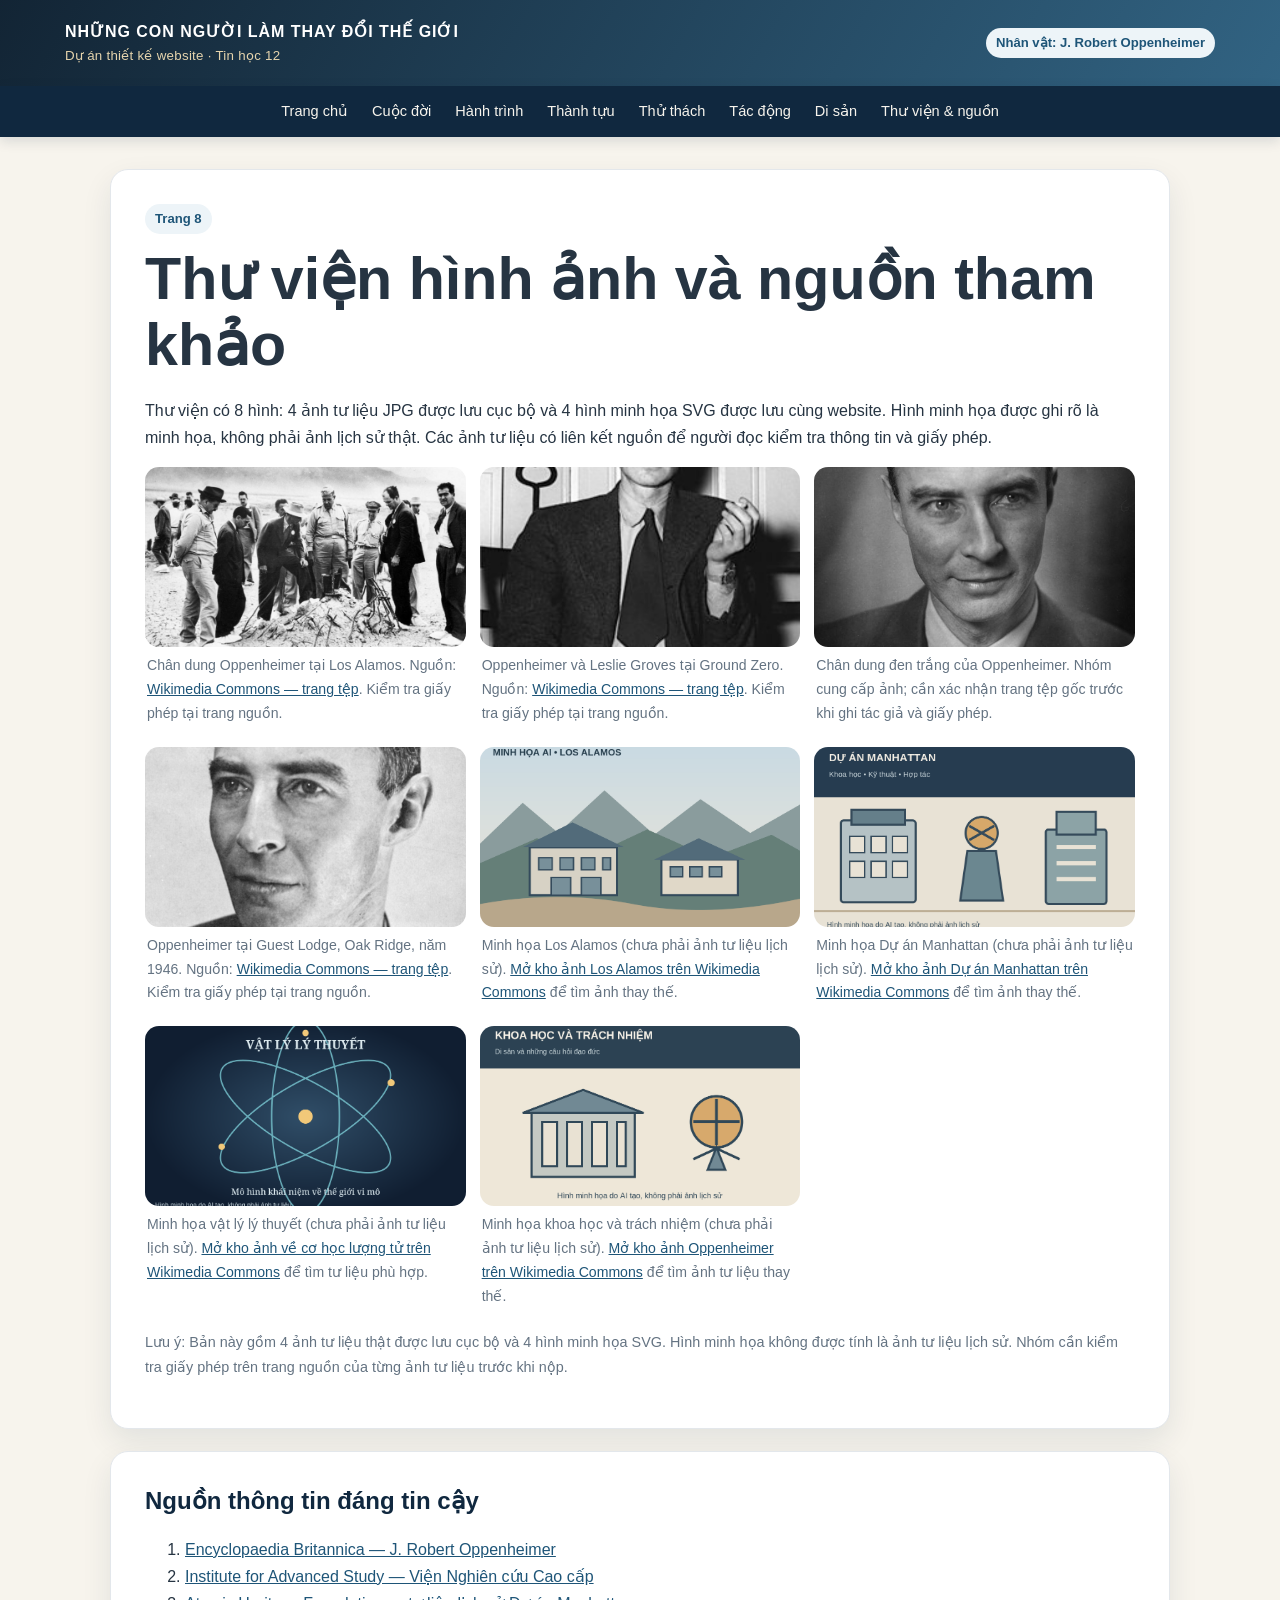
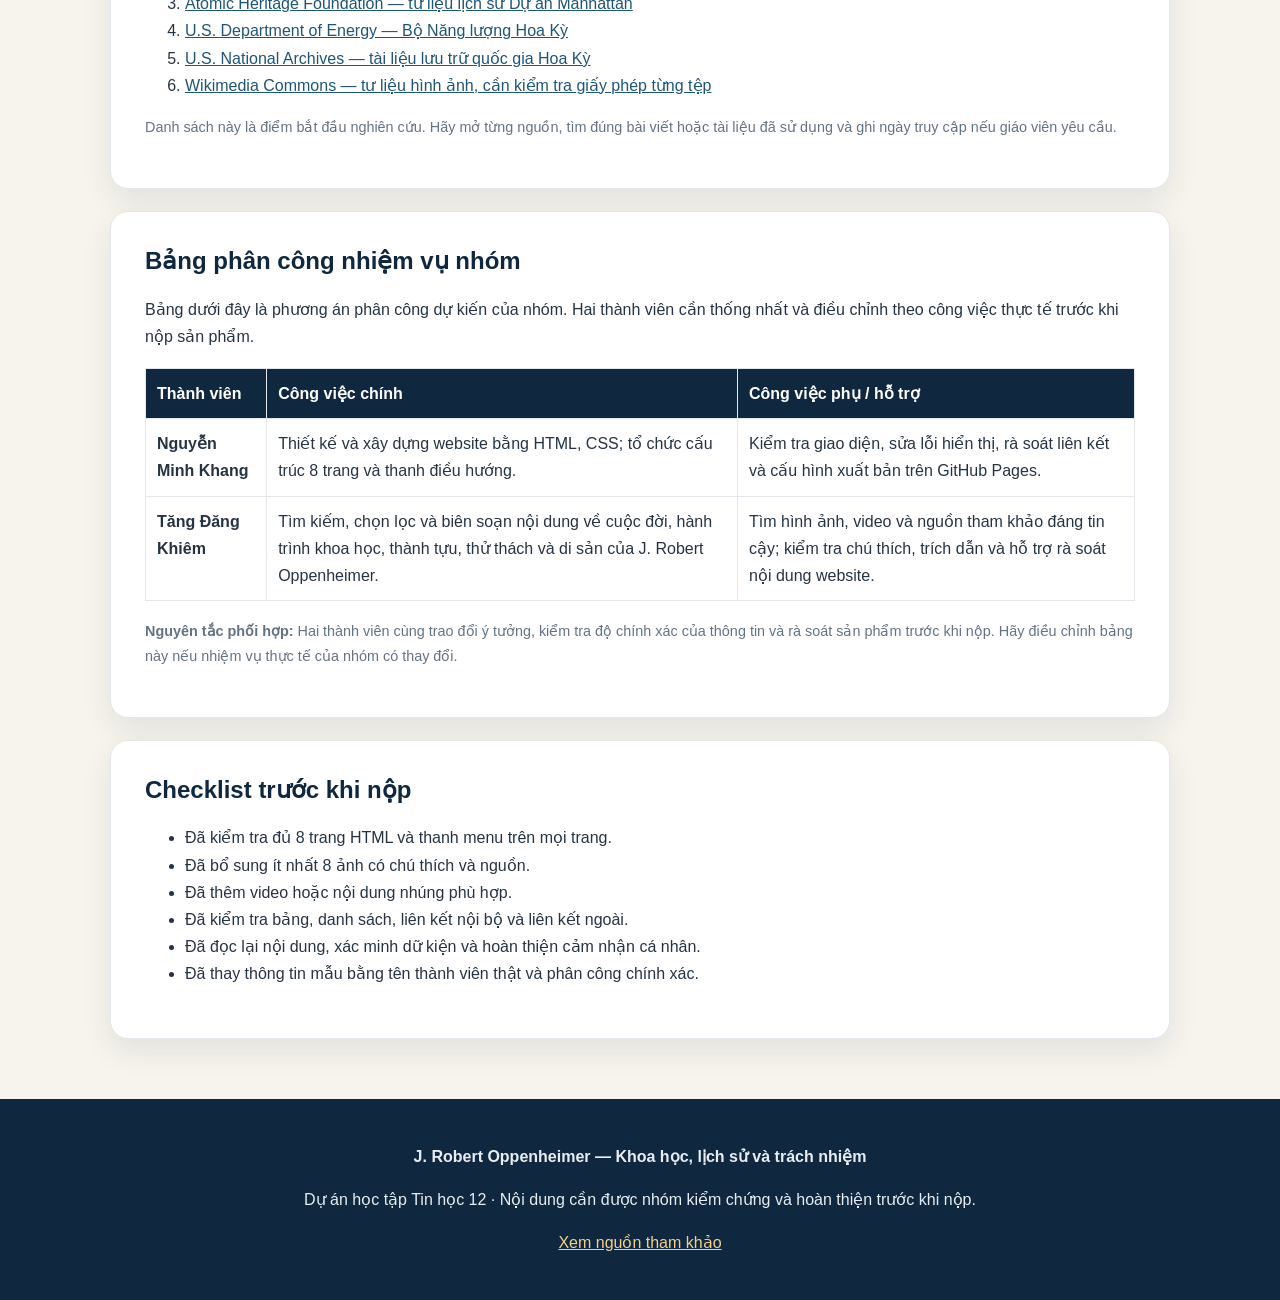
<file: thuvien_nguon.html>
<!DOCTYPE html>
<html lang="vi">
<head>
  <meta charset="UTF-8">
  <meta name="viewport" content="width=device-width, initial-scale=1.0">
  <meta name="description" content="Dự án Tin học 12 tìm hiểu J. Robert Oppenheimer, khoa học và trách nhiệm xã hội.">
  <title>Thư viện và nguồn tham khảo | Oppenheimer</title>
  <link rel="stylesheet" href="style.css">
</head>
<body>
<header><div class="brand"><a href="index.html" class="brand-name">NHỮNG CON NGƯỜI LÀM THAY ĐỔI THẾ GIỚI<small>Dự án thiết kế website · Tin học 12</small></a><span class="tag">Nhân vật: J. Robert Oppenheimer</span></div></header>
<nav aria-label="Thanh điều hướng"><div class="nav-inner"><a href="index.html">Trang chủ</a>
<a href="cuocdoi.html">Cuộc đời</a>
<a href="hanhtrinh.html">Hành trình</a>
<a href="thanhtuu.html">Thành tựu</a>
<a href="thuthach.html">Thử thách</a>
<a href="tacdong.html">Tác động</a>
<a href="disan_baihoc.html">Di sản</a>
<a href="thuvien_nguon.html" aria-current="page">Thư viện & nguồn</a></div></nav>
<main>

<section class="section">
  <span class="tag">Trang 8</span><h1>Thư viện hình ảnh và nguồn tham khảo</h1>
  <p>Thư viện có 8 hình: 4 ảnh tư liệu JPG được lưu cục bộ và 4 hình minh họa SVG được lưu cùng website. Hình minh họa được ghi rõ là minh họa, không phải ảnh lịch sử thật. Các ảnh tư liệu có liên kết nguồn để người đọc kiểm tra thông tin và giấy phép.</p>
  <div class="gallery">
    <figure><img src="oppenheimer-los-alamos-portrait.jpg" alt="Chân dung J. Robert Oppenheimer"><figcaption>Chân dung Oppenheimer tại Los Alamos. Nguồn: <a href="https://commons.wikimedia.org/wiki/File:Oppenheimer_Los_Alamos_portrait.jpg" target="_blank" rel="noopener">Wikimedia Commons — trang tệp</a>. Kiểm tra giấy phép tại trang nguồn.</figcaption></figure>
    <figure><img src="trinity-ground-zero.jpg" alt="Oppenheimer và Groves tại khu vực thử nghiệm Trinity"><figcaption>Oppenheimer và Leslie Groves tại Ground Zero. Nguồn: <a href="https://commons.wikimedia.org/wiki/File:Trinity_Test_-_Oppenheimer_and_Groves_at_Ground_Zero_001.jpg" target="_blank" rel="noopener">Wikimedia Commons — trang tệp</a>. Kiểm tra giấy phép tại trang nguồn.</figcaption></figure>
    <figure><img src="oppenheimer-portrait-side.jpg" alt="Chân dung đen trắng của Oppenheimer"><figcaption>Chân dung đen trắng của Oppenheimer. Nhóm cung cấp ảnh; cần xác nhận trang tệp gốc trước khi ghi tác giả và giấy phép.</figcaption></figure>
    <figure><img src="oppenheimer-oak-ridge-1946.jpg" alt="Oppenheimer tại Guest Lodge ở Oak Ridge năm 1946"><figcaption>Oppenheimer tại Guest Lodge, Oak Ridge, năm 1946. Nguồn: <a href="https://commons.wikimedia.org/wiki/File:J._Robert_Oppenheimer_at_the_Guest_Lodge,_Oak_Ridge,_in_1946_4.jpg" target="_blank" rel="noopener">Wikimedia Commons — trang tệp</a>. Kiểm tra giấy phép tại trang nguồn.</figcaption></figure>
    <figure><img src="los-alamos.png" alt="Minh họa cơ sở nghiên cứu Los Alamos"><figcaption>Minh họa Los Alamos (chưa phải ảnh tư liệu lịch sử). <a href="https://commons.wikimedia.org/wiki/Category:Los_Alamos_Laboratory" target="_blank" rel="noopener">Mở kho ảnh Los Alamos trên Wikimedia Commons</a> để tìm ảnh thay thế.</figcaption></figure>
    <figure><img src="manhattan-project.png" alt="Minh họa Dự án Manhattan"><figcaption>Minh họa Dự án Manhattan (chưa phải ảnh tư liệu lịch sử). <a href="https://commons.wikimedia.org/wiki/Category:Manhattan_Project" target="_blank" rel="noopener">Mở kho ảnh Dự án Manhattan trên Wikimedia Commons</a> để tìm ảnh thay thế.</figcaption></figure>
    <figure><img src="quantum-physics.png" alt="Minh họa vật lý lý thuyết"><figcaption>Minh họa vật lý lý thuyết (chưa phải ảnh tư liệu lịch sử). <a href="https://commons.wikimedia.org/wiki/Category:Quantum_mechanics" target="_blank" rel="noopener">Mở kho ảnh về cơ học lượng tử trên Wikimedia Commons</a> để tìm tư liệu phù hợp.</figcaption></figure>
    <figure><img src="science-ethics.png" alt="Minh họa khoa học và trách nhiệm"><figcaption>Minh họa khoa học và trách nhiệm (chưa phải ảnh tư liệu lịch sử). <a href="https://commons.wikimedia.org/wiki/Category:J._Robert_Oppenheimer" target="_blank" rel="noopener">Mở kho ảnh Oppenheimer trên Wikimedia Commons</a> để tìm ảnh tư liệu thay thế.</figcaption></figure>
  </div>
  <p class="small">Lưu ý: Bản này gồm 4 ảnh tư liệu thật được lưu cục bộ và 4 hình minh họa SVG. Hình minh họa không được tính là ảnh tư liệu lịch sử. Nhóm cần kiểm tra giấy phép trên trang nguồn của từng ảnh tư liệu trước khi nộp.</p>
</section>
<section class="section">
  <h2>Nguồn thông tin đáng tin cậy</h2>
  <ol>
    <li><a href="https://www.britannica.com/biography/J-Robert-Oppenheimer" target="_blank" rel="noopener">Encyclopaedia Britannica — J. Robert Oppenheimer</a></li>
    <li><a href="https://www.ias.edu/" target="_blank" rel="noopener">Institute for Advanced Study — Viện Nghiên cứu Cao cấp</a></li>
    <li><a href="https://ahf.nuclearmuseum.org/" target="_blank" rel="noopener">Atomic Heritage Foundation — tư liệu lịch sử Dự án Manhattan</a></li>
    <li><a href="https://www.energy.gov/" target="_blank" rel="noopener">U.S. Department of Energy — Bộ Năng lượng Hoa Kỳ</a></li>
    <li><a href="https://www.archives.gov/" target="_blank" rel="noopener">U.S. National Archives — tài liệu lưu trữ quốc gia Hoa Kỳ</a></li>
    <li><a href="https://commons.wikimedia.org/" target="_blank" rel="noopener">Wikimedia Commons — tư liệu hình ảnh, cần kiểm tra giấy phép từng tệp</a></li>
  </ol>
  <p class="small">Danh sách này là điểm bắt đầu nghiên cứu. Hãy mở từng nguồn, tìm đúng bài viết hoặc tài liệu đã sử dụng và ghi ngày truy cập nếu giáo viên yêu cầu.</p>
</section>
<section class="section">
  <h2>Bảng phân công nhiệm vụ nhóm</h2>
  <p>Bảng dưới đây là phương án phân công dự kiến của nhóm. Hai thành viên cần thống nhất và điều chỉnh theo công việc thực tế trước khi nộp sản phẩm.</p>
  <div class="table-wrap"><table>
    <thead><tr><th>Thành viên</th><th>Công việc chính</th><th>Công việc phụ / hỗ trợ</th></tr></thead>
    <tbody>
      <tr>
        <td><strong>Nguyễn Minh Khang</strong></td>
        <td>Thiết kế và xây dựng website bằng HTML, CSS; tổ chức cấu trúc 8 trang và thanh điều hướng.</td>
        <td>Kiểm tra giao diện, sửa lỗi hiển thị, rà soát liên kết và cấu hình xuất bản trên GitHub Pages.</td>
      </tr>
      <tr>
        <td><strong>Tăng Đăng Khiêm</strong></td>
        <td>Tìm kiếm, chọn lọc và biên soạn nội dung về cuộc đời, hành trình khoa học, thành tựu, thử thách và di sản của J. Robert Oppenheimer.</td>
        <td>Tìm hình ảnh, video và nguồn tham khảo đáng tin cậy; kiểm tra chú thích, trích dẫn và hỗ trợ rà soát nội dung website.</td>
      </tr>
    </tbody>
  </table></div>
  <p class="small"><strong>Nguyên tắc phối hợp:</strong> Hai thành viên cùng trao đổi ý tưởng, kiểm tra độ chính xác của thông tin và rà soát sản phẩm trước khi nộp. Hãy điều chỉnh bảng này nếu nhiệm vụ thực tế của nhóm có thay đổi.</p>
</section>
<section class="section">
  <h2>Checklist trước khi nộp</h2>
  <ul>
    <li>Đã kiểm tra đủ 8 trang HTML và thanh menu trên mọi trang.</li>
    <li>Đã bổ sung ít nhất 8 ảnh có chú thích và nguồn.</li>
    <li>Đã thêm video hoặc nội dung nhúng phù hợp.</li>
    <li>Đã kiểm tra bảng, danh sách, liên kết nội bộ và liên kết ngoài.</li>
    <li>Đã đọc lại nội dung, xác minh dữ kiện và hoàn thiện cảm nhận cá nhân.</li>
    <li>Đã thay thông tin mẫu bằng tên thành viên thật và phân công chính xác.</li>
  </ul>
</section>

</main>
<footer>
  <p><strong>J. Robert Oppenheimer — Khoa học, lịch sử và trách nhiệm</strong></p>
  <p>Dự án học tập Tin học 12 · Nội dung cần được nhóm kiểm chứng và hoàn thiện trước khi nộp.</p>
  <p><a href="thuvien_nguon.html">Xem nguồn tham khảo</a></p>
</footer>
</body>
</html>
</file>
<file: style.css>
:root {
  --navy: #10283f;
  --blue: #1e5578;
  --gold: #d5a64a;
  --cream: #f7f4ed;
  --ink: #263442;
  --muted: #647382;
  --white: #ffffff;
  --line: #e3e7eb;
  --shadow: 0 12px 30px rgba(16, 40, 63, .09);
}
* { box-sizing: border-box; }
html { scroll-behavior: smooth; }
body {
  margin: 0; font-family: Arial, Helvetica, sans-serif; line-height: 1.7;
  color: var(--ink); background: var(--cream);
}
a { color: var(--blue); }
img { max-width: 100%; display: block; border-radius: 14px; }
header {
  background: linear-gradient(120deg, rgba(9, 28, 45, .96), rgba(30, 85, 120, .91));
  color: white; padding: 18px max(5vw, 20px);
}
.brand { max-width: 1150px; margin: auto; display: flex; align-items: center; justify-content: space-between; gap: 20px; }
.brand a { color: white; text-decoration: none; }
.brand-name { font-weight: 800; letter-spacing: .06em; }
.brand small { display: block; color: #e5d4ad; font-weight: 400; letter-spacing: .02em; }
nav { background: var(--navy); position: sticky; top: 0; z-index: 10; box-shadow: 0 4px 12px #10283f22; }
.nav-inner { max-width: 1150px; margin: auto; padding: 0 16px; display: flex; flex-wrap: wrap; justify-content: center; }
nav a { color: #f7f4ed; padding: 13px 12px; text-decoration: none; font-size: .91rem; transition: background .2s, color .2s; }
nav a:hover, nav a:focus { background: var(--gold); color: var(--navy); }
main { max-width: 1100px; margin: 32px auto 60px; padding: 0 20px; }
.hero {
  border-radius: 22px; overflow: hidden; color: white; padding: clamp(32px, 7vw, 76px);
  background: linear-gradient(100deg, rgba(10,30,48,.94), rgba(10,30,48,.62)),
    url('oppenheimer-los-alamos-portrait.jpg') center 28%/cover;
  box-shadow: var(--shadow); min-height: 350px; display: flex; flex-direction: column; justify-content: center;
}
.eyebrow { color: var(--gold); font-weight: 700; text-transform: uppercase; letter-spacing: .14em; font-size: .8rem; }
h1 { font-size: clamp(2rem, 5vw, 3.7rem); line-height: 1.12; margin: 12px 0 18px; }
h2 { color: var(--navy); margin-top: 0; line-height: 1.25; }
h3 { color: var(--blue); }
.hero p { max-width: 680px; font-size: 1.1rem; }
.button { display: inline-block; background: var(--gold); color: var(--navy); padding: 11px 17px; border-radius: 8px; text-decoration: none; font-weight: 700; margin-top: 8px; }
.button:hover { transform: translateY(-2px); }
.section { background: white; border: 1px solid var(--line); border-radius: 18px; padding: clamp(20px, 4vw, 34px); margin: 22px 0; box-shadow: var(--shadow); }
.grid { display: grid; grid-template-columns: repeat(3, minmax(0, 1fr)); gap: 18px; }
.card { background: white; border: 1px solid var(--line); border-radius: 16px; padding: 20px; box-shadow: var(--shadow); }
.card p { margin-bottom: 0; }
.two-col { display: grid; grid-template-columns: 1fr 1fr; gap: 24px; align-items: start; }
.tag { display: inline-block; background: #edf4f8; color: var(--blue); border-radius: 999px; padding: 4px 10px; font-size: .82rem; font-weight: 700; }
blockquote { border-left: 4px solid var(--gold); margin: 22px 0; padding: 10px 18px; background: #fbf7ec; font-size: 1.08rem; }
.timeline { border-left: 3px solid var(--gold); margin: 24px 0 0 10px; padding-left: 24px; }
.event { position: relative; margin: 0 0 26px; }
.event::before { content: ""; position: absolute; width: 13px; height: 13px; border-radius: 50%; background: var(--blue); left: -32px; top: 7px; border: 3px solid white; box-shadow: 0 0 0 2px var(--gold); }
.event strong { color: var(--blue); }
table { width: 100%; border-collapse: collapse; margin: 18px 0; }
th, td { border: 1px solid var(--line); text-align: left; padding: 11px; vertical-align: top; }
th { background: var(--navy); color: white; }
.gallery { display: grid; grid-template-columns: repeat(3, minmax(0, 1fr)); gap: 14px; }
.gallery figure { margin: 0; }
.gallery img { width: 100%; height: 180px; object-fit: cover; background: #e8edf0; }
figcaption { font-size: .88rem; color: var(--muted); padding: 7px 2px; }
.note { border: 1px solid #ead9a9; background: #fff9e9; border-radius: 12px; padding: 15px 18px; }
footer { background: var(--navy); color: #e7edf2; text-align: center; padding: 28px 18px; }
footer a { color: #f1d18a; }
.small { color: var(--muted); font-size: .9rem; }
@media (max-width: 760px) {
  .brand { align-items: flex-start; flex-direction: column; gap: 5px; }
  .nav-inner { justify-content: flex-start; }
  nav a { padding: 10px 9px; font-size: .84rem; }
  .grid, .two-col, .gallery { grid-template-columns: 1fr; }
  .gallery img { height: 230px; }
  main { margin-top: 20px; }
}
</file>
